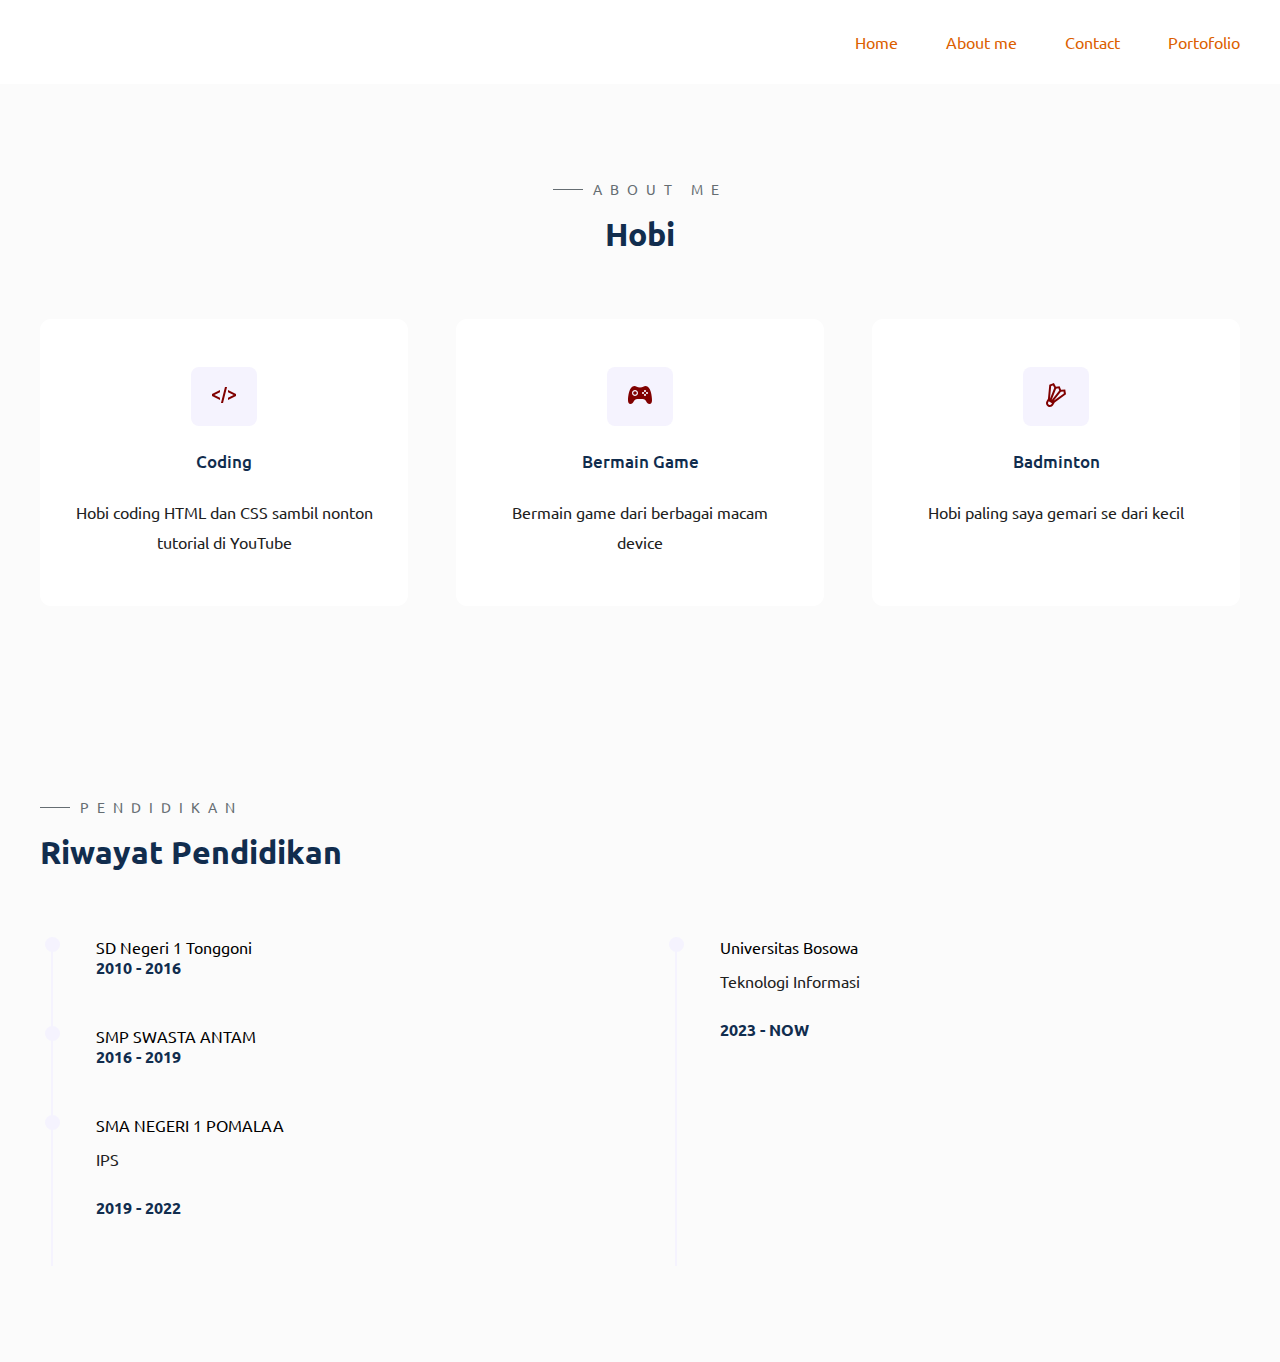
<file: about.html>
<!DOCTYPE html>
<html lang="en">
  <head>
    <meta charset="UTF-8" />
    <meta name="viewport" content="width=device-width, initial-scale=1.0" />
    <title>Achmad Akbar</title>

    <!-- Style -->
    <link rel="stylesheet" href="css/style.css" />

    <!-- Google Fonts -->
    <link rel="preconnect" href="https://fonts.googleapis.com" />
    <link rel="preconnect" href="https://fonts.gstatic.com" crossorigin />
    <link
      href="https://fonts.googleapis.com/css2?family=Ubuntu:ital,wght@0,300;0,400;0,500;0,700;1,400&display=swap"
      rel="stylesheet"
    />
  </head>
  <body>
    <!-- Navbar Start -->
    <div class="main-container">
      <div class="nav">
        <div class="none">
          <h2></h2>
        </div>
        <nav>
          <ul>
            <li><a href="index.html">Home</a></li>
            <li><a href="about.html">About me</a></li>
            <li><a href="kontak.html">Contact</a></li>
            <li><a href="portofolio.html">Portofolio</a></li>
          </ul>
        </nav>

        <div class="burger">
          <div class="line-1"></div>
          <div class="line-2"></div>
          <div class="line-3"></div>
        </div>
      </div>
    </div>
    <!-- Navbar End -->

    <!-- about section -->
    <section id="services">
      <div class="services main-container">
        <h3 class="pre-title">About Me</h3>
        <h1 class="section-title services-title">Hobi</h1>

        <!-- service section -->
        <div class="grid-3">
          <!-- service-1 -->
          <div class="service">
            <div class="service-icon">
              <svg xmlns="http://www.w3.org/2000/svg" width="24" height="24" viewBox="0 0 24 24"><path d="M24 10.935v2.131l-8 3.947v-2.23l5.64-2.783-5.64-2.79v-2.223l8 3.948zm-16 3.848l-5.64-2.783 5.64-2.79v-2.223l-8 3.948v2.131l8 3.947v-2.23zm7.047-10.783h-2.078l-4.011 16h2.073l4.016-16z"/></svg>
            </div>
            <h4>Coding</h4>
            <p>
              Hobi coding HTML dan CSS sambil nonton tutorial di YouTube 
            </p>
          </div>

          <!-- service-2 -->
          <div class="service">
            <div class="service-icon">
              <svg xmlns="http://www.w3.org/2000/svg" width="24" height="24" viewBox="0 0 24 24"><path d="M17.622 3c-1.913 0-2.558 1.382-5.623 1.382-3.009 0-3.746-1.382-5.623-1.382-5.209 0-6.376 10.375-6.376 14.348 0 2.145.817 3.652 2.469 3.652 3.458 0 2.926-5 6.915-5h5.23c3.989 0 3.457 5 6.915 5 1.652 0 2.471-1.506 2.471-3.651 0-3.973-1.169-14.349-6.378-14.349zm-10.622 10c-1.657 0-3-1.343-3-3s1.343-3 3-3 3 1.343 3 3-1.343 3-3 3zm10-6c.552 0 1 .447 1 1 0 .553-.448 1-1 1s-1-.447-1-1c0-.553.448-1 1-1zm-2 4c-.552 0-1-.447-1-1 0-.553.448-1 1-1s1 .447 1 1c0 .553-.448 1-1 1zm2 2c-.552 0-1-.447-1-1 0-.553.448-1 1-1s1 .447 1 1c0 .553-.448 1-1 1zm2-2c-.552 0-1-.447-1-1 0-.553.448-1 1-1s1 .447 1 1c0 .553-.448 1-1 1zm-10.25-1c0 .965-.785 1.75-1.75 1.75s-1.75-.785-1.75-1.75.785-1.75 1.75-1.75 1.75.785 1.75 1.75z"/></svg>
            </div>
            <h4>Bermain Game</h4>
            <p>
              Bermain game dari berbagai macam device
            </p>
          </div>

          <!-- service-3 -->
          <div class="service">
            <div class="service-icon">
              <svg width="24" height="24" xmlns="http://www.w3.org/2000/svg" fill-rule="evenodd" clip-rule="evenodd"><path d="M7.538 21.049c-.502.873-1.711 1.206-2.587.697-.908-.526-1.22-1.696-.696-2.608l.456-.79 3.286 1.903-.459.798zm-.369-17.932l1.83-.657 1.285 2.353-4.326 11.028 1.211-12.724zm8.085 4.372l-7.696 9.755 4.544-11.586 2.268-.293.884 2.124zm4.581 2.967l-10.2 7.386 7.264-9.207 2.643-.059.293 1.88zm2.165.902l-.749-4.82-4.185.094-1.436-3.445-3.694.477-2.001-3.664-4.638 1.664-1.329 13.962-1.448 2.517c-.352.612-.52 1.282-.52 1.943 0 1.351.699 2.667 1.947 3.39.592.343 1.265.524 1.947.524 1.39 0 2.685-.749 3.379-1.955l1.453-2.524 11.274-8.163z"/></svg>
            </div>
            <h4>Badminton</h4>
            <p>
              Hobi paling saya gemari se dari kecil
            </p>
          </div>
        </div>
      </div>
    </section>

    <!-- skill & education -->
    <section id="skills">
      <div class="skills main-container">
        <h3 class="pre-title">Pendidikan</h3>
        <h1 class="section-title">Riwayat Pendidikan</h1>

        <div class="skills-grid">
          <div class="skills-left">
            <!-- education 1 -->
            <div class="education">
              <div class="line">
                <div></div>
              </div>

              <div class="education-info">
                <div class="education-title">SD Negeri 1 Tonggoni</div>
                <h4 class="education-years">2010 - 2016</h4>
              </div>
            </div>

            <!-- education 2 -->
            <div class="education">
              <div class="line">
                <div></div>
              </div>

              <div class="education-info">
                <div class="education-title">SMP SWASTA ANTAM</div>
                <h4 class="education-years">2016 - 2019</h4>
              </div>
            </div>

            <!-- education 3 -->
            <div class="education">
              <div class="line">
                <div></div>
              </div>

              <div class="education-info">
                <div class="education-title">SMA NEGERI 1 POMALAA</div>
                <p>IPS</p>
                <h4 class="education-years">2019 - 2022</h4>
              </div>
            </div>
          </div>

            <!-- education 4 -->
            <div class="education">
              <div class="line">
                <div></div>
              </div>

              <div class="education-info">
                <div class="education-title">Universitas Bosowa</div>
                <p>Teknologi Informasi</p>
                <h4 class="education-years">2023 - NOW</h4>
              </div>
            </div>
          </div>

    <!-- javascript -->
    <script src="js/main.js"></script>
  </body>
</html>
</file>
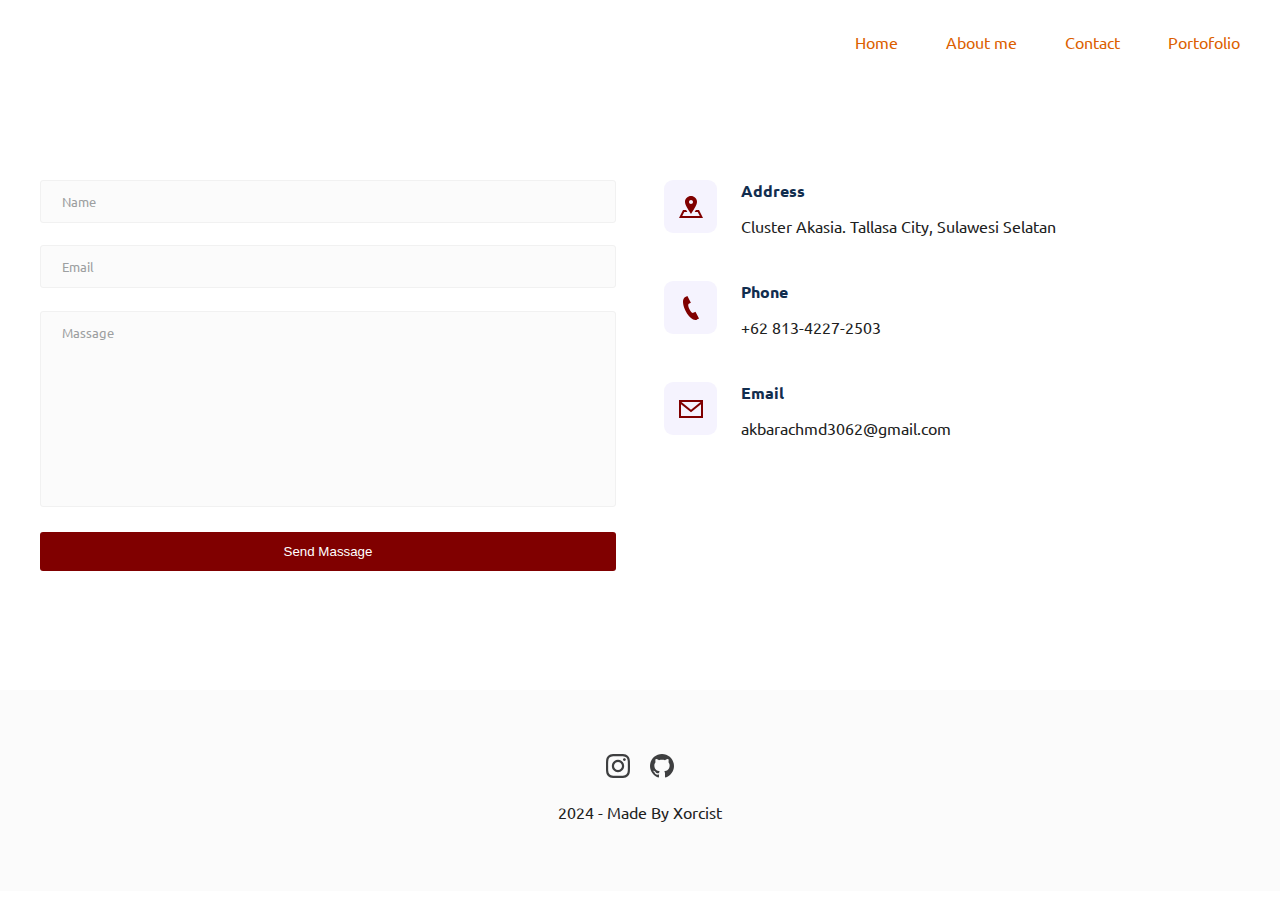
<file: kontak.html>
<!DOCTYPE html>
<html lang="en">
  <head>
    <meta charset="UTF-8" />
    <meta name="viewport" content="width=device-width, initial-scale=1.0" />
    <title>Achmad Akbar</title>

    <!-- Style -->
    <link rel="stylesheet" href="css/style.css" />

    <!-- Google Fonts -->
    <link rel="preconnect" href="https://fonts.googleapis.com" />
    <link rel="preconnect" href="https://fonts.gstatic.com" crossorigin />
    <link
      href="https://fonts.googleapis.com/css2?family=Ubuntu:ital,wght@0,300;0,400;0,500;0,700;1,400&display=swap"
      rel="stylesheet"
    />
  </head>
  <body>
    <!-- Navbar Start -->
    <div class="main-container">
      <div class="nav">
        <div class="none">
          <h2></h2>
        </div>
        <nav>
          <ul>
            <li><a href="index.html">Home</a></li>
            <li><a href="about.html">About me</a></li>
            <li><a href="kontak.html">Contact</a></li>
            <li><a href="portofolio.html">Portofolio</a></li>
          </ul>
        </nav>

        <div class="burger">
          <div class="line-1"></div>
          <div class="line-2"></div>
          <div class="line-3"></div>
        </div>
      </div>
    </div>
    <!-- Navbar End -->

    <!-- contact -->
    <section id="contact">
      <div class="contact main-container">
        <div class="contact-left">
          <form
            class="contact-form"
            action="https://formspree.io/f/mwkgggwb"
            method="post"
          >
            <div>
              <input type="text" placeholder="Name" name="name" />
            </div>
            <div>
              <input type="email" placeholder="Email" name="email" />
            </div>
            <div>
              <textarea
                name="message"
                placeholder="Massage"
                id="message"
                cols="30"
                rows="10"
              ></textarea>
            </div>
            <div>
              <button class="btn-submit">Send Massage</button>
            </div>
          </form>
        </div>
        <div class="contact-right">
          <!-- contact 1 -->
          <div class="contact-item">
            <div class="contact-item-icon">
              <svg
                xmlns="http://www.w3.org/2000/svg"
                width="24"
                height="24"
                viewBox="0 0 24 24"
              >
                <path
                  d="M12 1c-3.148 0-6 2.553-6 5.702 0 3.148 2.602 6.907 6 12.298 3.398-5.391 6-9.15 6-12.298 0-3.149-2.851-5.702-6-5.702zm0 8c-1.105 0-2-.895-2-2s.895-2 2-2 2 .895 2 2-.895 2-2 2zm12 14h-24l4-8h3.135c.385.641.798 1.309 1.232 2h-3.131l-2 4h17.527l-2-4h-3.131c.435-.691.848-1.359 1.232-2h3.136l4 8z"
                />
              </svg>
            </div>
            <div class="contact-item-detail">
              <h4>Address</h4>
              <p>Cluster Akasia. Tallasa City, Sulawesi Selatan</p>
            </div>
          </div>

          <!-- contact 2 -->
          <div class="contact-item">
            <div class="contact-item-icon">
              <svg
                xmlns="http://www.w3.org/2000/svg"
                width="24"
                height="24"
                viewBox="0 0 24 24"
              >
                <path
                  d="M20 22.621l-3.521-6.795c-.008.004-1.974.97-2.064 1.011-2.24 1.086-6.799-7.82-4.609-8.994l2.083-1.026-3.493-6.817-2.106 1.039c-7.202 3.755 4.233 25.982 11.6 22.615.121-.055 2.102-1.029 2.11-1.033z"
                />
              </svg>
            </div>
            <div class="contact-item-detail">
              <h4>Phone</h4>
              <p>+62 813-4227-2503</p>
            </div>
          </div>

          <!-- contact 3 -->
          <div class="contact-item">
            <div class="contact-item-icon">
              <svg
                xmlns="http://www.w3.org/2000/svg"
                width="24"
                height="24"
                viewBox="0 0 24 24"
              >
                <path
                  d="M0 3v18h24v-18h-24zm21.518 2l-9.518 7.713-9.518-7.713h19.036zm-19.518 14v-11.817l10 8.104 10-8.104v11.817h-20z"
                />
              </svg>
            </div>
            <div class="contact-item-detail">
              <h4>Email</h4>
              <p>akbarachmd3062@gmail.com</p>
            </div>
          </div>
        </div>
      </div>
    </section>
    <!-- contact end -->

    <!-- footer -->
    <footer>
      <div class="footer-icons">
        <!-- Instagram svg -->
        <a href="https://www.instagram.com/achmdakbr62/" target="_blank"
          ><svg
            xmlns="http://www.w3.org/2000/svg"
            width="24"
            height="24"
            viewBox="0 0 24 24"
          >
            <path
              d="M12 2.163c3.204 0 3.584.012 4.85.07 3.252.148 4.771 1.691 4.919 4.919.058 1.265.069 1.645.069 4.849 0 3.205-.012 3.584-.069 4.849-.149 3.225-1.664 4.771-4.919 4.919-1.266.058-1.644.07-4.85.07-3.204 0-3.584-.012-4.849-.07-3.26-.149-4.771-1.699-4.919-4.92-.058-1.265-.07-1.644-.07-4.849 0-3.204.013-3.583.07-4.849.149-3.227 1.664-4.771 4.919-4.919 1.266-.057 1.645-.069 4.849-.069zm0-2.163c-3.259 0-3.667.014-4.947.072-4.358.2-6.78 2.618-6.98 6.98-.059 1.281-.073 1.689-.073 4.948 0 3.259.014 3.668.072 4.948.2 4.358 2.618 6.78 6.98 6.98 1.281.058 1.689.072 4.948.072 3.259 0 3.668-.014 4.948-.072 4.354-.2 6.782-2.618 6.979-6.98.059-1.28.073-1.689.073-4.948 0-3.259-.014-3.667-.072-4.947-.196-4.354-2.617-6.78-6.979-6.98-1.281-.059-1.69-.073-4.949-.073zm0 5.838c-3.403 0-6.162 2.759-6.162 6.162s2.759 6.163 6.162 6.163 6.162-2.759 6.162-6.163c0-3.403-2.759-6.162-6.162-6.162zm0 10.162c-2.209 0-4-1.79-4-4 0-2.209 1.791-4 4-4s4 1.791 4 4c0 2.21-1.791 4-4 4zm6.406-11.845c-.796 0-1.441.645-1.441 1.44s.645 1.44 1.441 1.44c.795 0 1.439-.645 1.439-1.44s-.644-1.44-1.439-1.44z"
            />
          </svg>
        </a>
        <!-- github svg -->
        <a href="https://github.com/AchmdAkbr" target="_blank">
          <svg
            xmlns="http://www.w3.org/2000/svg"
            width="24"
            height="24"
            viewBox="0 0 24 24"
          >
            <path
              d="M12 0c-6.626 0-12 5.373-12 12 0 5.302 3.438 9.8 8.207 11.387.599.111.793-.261.793-.577v-2.234c-3.338.726-4.033-1.416-4.033-1.416-.546-1.387-1.333-1.756-1.333-1.756-1.089-.745.083-.729.083-.729 1.205.084 1.839 1.237 1.839 1.237 1.07 1.834 2.807 1.304 3.492.997.107-.775.418-1.305.762-1.604-2.665-.305-5.467-1.334-5.467-5.931 0-1.311.469-2.381 1.236-3.221-.124-.303-.535-1.524.117-3.176 0 0 1.008-.322 3.301 1.23.957-.266 1.983-.399 3.003-.404 1.02.005 2.047.138 3.006.404 2.291-1.552 3.297-1.23 3.297-1.23.653 1.653.242 2.874.118 3.176.77.84 1.235 1.911 1.235 3.221 0 4.609-2.807 5.624-5.479 5.921.43.372.823 1.102.823 2.222v3.293c0 .319.192.694.801.576 4.765-1.589 8.199-6.086 8.199-11.386 0-6.627-5.373-12-12-12z"
            />
          </svg>
        </a>
      </div>
      <p> 2024 - Made By Xorcist</p>
    </footer>
    <!-- footer -->

    <!-- javascript -->
    <script src="js/main.js"></script>
  </body>
</html>
</file>
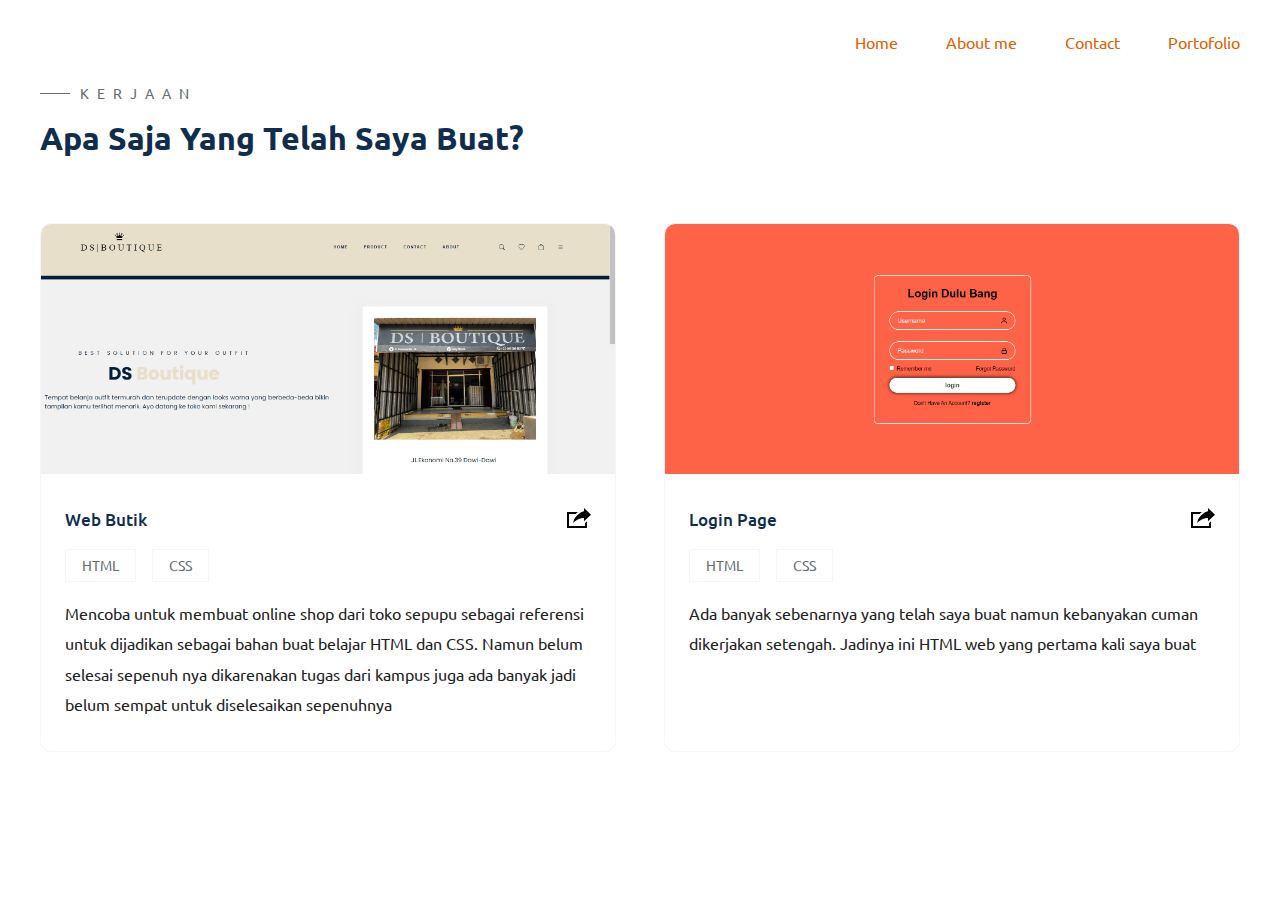
<file: portofolio.html>
<!DOCTYPE html>
<html lang="en">
  <head>
    <meta charset="UTF-8" />
    <meta name="viewport" content="width=device-width, initial-scale=1.0" />
    <title>Achmad Akbar</title>

    <!-- Style -->
    <link rel="stylesheet" href="css/style.css" />

    <!-- Google Fonts -->
    <link rel="preconnect" href="https://fonts.googleapis.com" />
    <link rel="preconnect" href="https://fonts.gstatic.com" crossorigin />
    <link
      href="https://fonts.googleapis.com/css2?family=Ubuntu:ital,wght@0,300;0,400;0,500;0,700;1,400&display=swap"
      rel="stylesheet"
    />
  </head>
  <body>
    <!-- Navbar Start -->
    <div class="main-container">
      <div class="nav">
        <div class="none">
          <h2></h2>
        </div>
        <nav>
          <ul>
            <li><a href="index.html">Home</a></li>
            <li><a href="about.html">About me</a></li>
            <li><a href="kontak.html">Contact</a></li>
            <li><a href="portofolio.html">Portofolio</a></li>
          </ul>
        </nav>

        <div class="burger">
          <div class="line-1"></div>
          <div class="line-2"></div>
          <div class="line-3"></div>
        </div>
      </div>
    </div>
    <!-- Navbar End -->

    <!-- portofolio section -->
    <section id="portofilios">
      <div class="portofolios main-container">
        <h3 class="pre-title">Kerjaan</h3>
        <h1 class="section-title">Apa Saja Yang Telah Saya Buat?</h1>

        <div class="grid-3">
          <!-- portofolio 1 -->
          <div class="portofolio">
            <div class="portofolio-cover">
              <img src="DSB.png" alt="portofolio 1" />
            </div>

            <div class="portofolio-info">
              <div class="portofolio-title">
                <h4>Web Butik</h4>
                <a href="/" class="portofolio-link"
                  ><svg
                    xmlns="http://www.w3.org/2000/svg"
                    width="24"
                    height="24"
                    viewBox="0 0 24 24"
                  >
                    <path
                      d="M6 17c2.269-9.881 11-11.667 11-11.667v-3.333l7 6.637-7 6.696v-3.333s-6.17-.171-11 5zm12 .145v2.855h-16v-12h6.598c.768-.787 1.561-1.449 2.339-2h-10.937v16h20v-6.769l-2 1.914z"
                    />
                  </svg>
                </a>
              </div>

              <div class="portofolio-tags">
                <div>HTML</div>
                <div>CSS</div>
              </div>

              <p>
                Mencoba untuk membuat online shop dari toko sepupu sebagai referensi untuk dijadikan sebagai bahan buat belajar HTML dan CSS. Namun belum selesai sepenuh nya dikarenakan tugas dari kampus juga ada banyak jadi belum sempat untuk diselesaikan sepenuhnya
              </p>
            </div>
          </div>

          <!-- portofolio 2 -->
          <div class="portofolio">
            <div class="portofolio-cover">
              <img src="login page.png" alt="portofolio 1" />
            </div>

            <div class="portofolio-info">
              <div class="portofolio-title">
                <h4>Login Page</h4>
                <a href="/" class="portofolio-link"
                  ><svg
                    xmlns="http://www.w3.org/2000/svg"
                    width="24"
                    height="24"
                    viewBox="0 0 24 24"
                  >
                    <path
                      d="M6 17c2.269-9.881 11-11.667 11-11.667v-3.333l7 6.637-7 6.696v-3.333s-6.17-.171-11 5zm12 .145v2.855h-16v-12h6.598c.768-.787 1.561-1.449 2.339-2h-10.937v16h20v-6.769l-2 1.914z"
                    />
                  </svg>
                </a>
              </div>

              <div class="portofolio-tags">
                <div>HTML</div>
                <div>CSS</div>
              </div>

              <p>
                Ada banyak sebenarnya yang telah saya buat namun kebanyakan cuman dikerjakan setengah. Jadinya ini HTML web yang pertama kali saya buat  
              </p>
            </div>
          </div>
        </div>
      </div>
    </section>

    <!-- javascript -->
    <script src="js/main.js"></script>
  </body>
</html>
</file>
<file: css/style.css>
* {
  margin: 0;
  padding: 0;
  box-sizing: border-box;
}

:root {
  --primaryTextColour: #232e25;
  --secondaryTextColour: #656d72;
  --navyColour: #041e3a;
  --maroonColour: maroon;

  --primaryBackground: #fff;
  --secondaryBackground: #fbfbfb;
  --thirdBackground: #f5f3fe;

  --sectionPadding: 6rem 0;

  --itemBorderRadius: 0.7rem;
}

body {
  margin: 0;
  padding: 0;
  font-family: "Ubuntu", sans-serif, Arial, Helvetica;
}

h1,
h2,
h3,
h4,
h5,
h6 strong {
  color: #112d4e;
}

p {
  font-size: 1rem;
  line-height: 1.9rem;
}

p,
span,
label,
input,
textarea,
li {
  color: #212121;
}

a {
  text-decoration: none;
}

/* navbar */
.main-container {
  width: 1200px;
  margin: 0 auto;
}

.nav {
  display: flex;
  justify-content: space-between;
  padding: 2rem 0;
}

.nav ul {
  list-style: none;
  display: flex;
  gap: 3rem;
}

.nav ul li {
  display: flex;
  align-items: center;
}

.nav ul li a {
  color: #dc5f00;
}

.nav ul li a:hover {
  color: #1a2130;
}

.burger {
  display: none;
  z-index: 99;
  position: fixed;
  top: 33px;
  right: 35px;
}

.burger div {
  width: 25px;
  height: 2px;
  background-color: var(--primaryTextColour);
  margin: 7px;
  transition: all 0.3s;
  z-index: 99;
}

/* Hero Section */
#hero {
  height: 720px;
  display: grid;
  grid-template-columns: 1fr 1fr;
  align-items: center;
}

.hero-name {
  font-size: 2rem;
  font-weight: 700;
  margin: 0.5 0 1rem;
}

.hero-name span {
  color: #dc5f00;
}

.hero-right {
  display: flex;
  justify-content: center;
}

.hero-right img {
  height: 70%;
  width: 70%;
  box-shadow: 0px 1px 9px 8px #eee;
  padding: 17px;
  box-sizing: border-box;
  margin: 0 0 30px;
}

/* titles */
.pre-title {
  text-transform: uppercase;
  letter-spacing: 0.5rem;
  color: var(--secondaryTextColour);
  position: relative;
  padding-left: 40px;
  width: fit-content;
  font-weight: 400;
  font-size: 0.9rem;
}

.pre-title::before {
  content: "";
  width: 30px;
  height: 1px;
  background: var(--secondaryTextColour);
  position: absolute;
  display: block;
  left: 0;
  top: 50%;
}

/* about section */
#services {
  background-color: var(--secondaryBackground);
  padding: var(--sectionPadding);
}

.services .pre-title {
  margin: 0 auto;
}

.services-title {
  text-align: center;
}

.section-title {
  margin: 1rem 0 4rem;
  font-size: 2rem;
}

.service {
  padding: 3rem 2rem;
  text-align: center;
  background-color: var(--primaryBackground);
  border-radius: var(--itemBorderRadius);
  transition-duration: 200ms;
  transition-property: all;
}

.service:hover {
  scale: 1rem;
  transform: translateY(-2rem);
}

.service h4 {
  margin: 1.5rem 0;
  font-weight: 500;
  font-size: 1.05rem;
}

.service-icon {
  background-color: var(--thirdBackground);
  width: fit-content;
  margin: 0 auto;
  padding: 1rem 1.3rem;
  border-radius: 0.5rem;
}

.service svg {
  fill: var(--maroonColour);
  transition-duration: 200ms;
  transition-property: all;
}

/* portofolio section */
#portofolios {
  padding: var(--sectionPadding);
}

.portofolio {
  border-radius: var(--itemBorderRadius);
  overflow: hidden;
  border: 1px solid var(--thirdBackground);
}

.portofolio-cover {
  height: 250px;
}

.portofolio-cover img {
  height: 100%;
  width: 100%;
  object-fit: cover;
}

.portofolio-info {
  padding: 2rem 1.5rem;
}

.portofolio-title {
  display: flex;
  justify-content: space-between;
  align-items: center;
  gap: 1rem;
}

.portofolio h4 {
  font-weight: 500;
  font-size: 1.05rem;
}

.portofolio-title a svg {
  transition: 0.2s ease-in-out;
}

.portofolio-title a svg:hover {
  fill: var(--maroonColour);
}

.portofolio-tags {
  display: flex;
  gap: 1rem;
  margin: 1rem 0;
}

.portofolio-tags div {
  font-size: 0.9rem;
  border: 1px solid var(--thirdBackground);
  padding: 0.4rem 1rem;
  color: var(--secondaryTextColour);
}

/* skills & education */
#skills {
  padding: var(--sectionPadding);
  background-color: var(--secondaryBackground);
}

.skills-grid {
  display: grid;
  grid-template-columns: repeat(auto-fit, minmax(350px, 1fr));
  gap: 3rem;
}

.education {
  display: flex;
  gap: 2rem;
}

.education .line {
  padding: 0 0.7rem;
}

.education .line div {
  width: 2px;
  height: 100%;
  background-color: var(--thirdBackground);
  position: relative;
}

.education-info p {
  margin: 0.6rem 0 1.4rem;
}

.education-years {
  margin-bottom: 3rem;
}

/* contact section */
#contact {
  padding: var(--sectionPadding);
}

.contact {
  display: grid;
  grid-template-columns: repeat(auto-fit, minmax(350px, 1fr));
  gap: 3rem;
}

.contact-form div {
  margin-bottom: 1.4rem;
}

.contact-form input,
.contact-form textarea {
  width: 100%;
  padding: 0.75rem 1.3rem;
  font-family: "ubuntu", sans-serif;
  background: var(--secondaryBackground);
  border: 1px solid #f1f1f1;
  border-radius: 3px;
  resize: none;
}

.contact-form input::placeholder,
.contact-form textarea::placeholder {
  color: #9d9fa1;
}

.contact-form input:focus,
.contact-form textarea:focus {
  border: 1px solid #7d7d7d;
  outline: none;
}

.btn-submit {
  width: 100%;
  padding: 0.75rem 1.3rem;
  background-color: var(--maroonColour);
  color: #fff;
  border: none;
  border-radius: 3px;
  cursor: pointer;
  transition: 0.2s ease-in-out;
}

.btn-submit:hover {
  background: rgb(99, 0, 0);
}

.contact-item {
  display: flex;
  gap: 1.5rem;
  margin-bottom: 2.5rem;
}

.contact-item-icon {
  background: var(--thirdBackground);
  width: 53px;
  height: 53px;
  border-radius: 9px;
  display: flex;
  justify-content: center;
  align-items: center;
}

.contact-item-icon svg {
  fill: var(--maroonColour);
}

.contact-item-detail h4 {
  margin-bottom: 0.6rem;
}

/* footer */
footer {
  padding: 4rem 0;
  background: var(--secondaryBackground);
  text-align: center;
}

.footer-icons {
  margin-bottom: 1rem;
}

.footer-icons a {
  margin: 0 0.5rem;
}

.footer-icons svg {
  fill: #3e3f40;
  transition-duration: 200ms;
  transition-property: all;
}

.footer-icons a:hover svg {
  fill: var(--maroonColour);
  scale: 1.2;
  transform: translateY(-0.5rem);
}

/* dot on line */
.education .line div:before {
  content: "";
  width: 15px;
  height: 15px;
  background: var(--thirdBackground);
  border-radius: 50%;
  position: absolute;
  left: -6px;
}

/* layout */
.grid-3 {
  display: grid;
  grid-template-columns: repeat(auto-fit, minmax(250px, 1fr));
  gap: 3rem;
}

/* media */
@media screen and (max-width: 1200px) {
  .main-container {
    width: 90%;
  }
}

@media screen and (max-width: 1000px) {
  p {
    font-size: 0.9rem;
    line-height: 1.8rem;
  }

  .grid-3 {
    gap: 1rem;
  }

  .skills-right ul li {
    font-size: 0.9rem;
  }
}

@media screen and (max-width: 825px) {
  /* burger */
  .burger {
    display: block;
    cursor: pointer;
  }

  .toggle-burger .line-1 {
    transform: rotate(-45deg) translate(-5px, 7px);
  }

  .toggle-burger .line-2 {
    opacity: 0;
  }

  .toggle-burger .line-3 {
    transform: rotate(45deg) translate(-5px, -7px);
  }

  /* navbar */
  nav {
    position: fixed;
    width: 50%;
    right: 0;
    top: 0;
    height: 100vh;
    flex-direction: column;
    background-color: var(--primaryBackground);
    border-left: 1px solid #f1f1f1;
    z-index: 9;
    transform: translateX(100%);
    transition: 0.3s ease-in-out;
  }

  nav ul {
    height: 100vh;
    align-items: center;
    flex-direction: column;
    justify-content: center;
  }

  .nav-active {
    transform: translateX(0);
  }

  :root {
    --sectionPadding: 4rem 0;
  }

  .section-title {
    font-size: 1.6rem;
    margin: 0.6rem 0 2.5rem;
  }

  .pre-title {
    font-size: 0.8rem;
  }

  /* hero section */
  #hero {
    grid-template-columns: 1fr;
    height: fit-content;
  }

  .hero-right {
    order: -1;
  }

  .hero-right img {
    width: 70%;
  }

  .hero-left {
    text-align: center;
    padding-bottom: 5rem;
  }

  .hero-left .pre-title {
    margin: 0 auto;
  }

  .hero-name {
    font-size: 2.3rem;
    margin-bottom: 0.5rem;
  }

  /* skills section */
  .skills-grid {
    gap: 1rem;
  }

  /* footer section */
  footer {
    padding: 2rem 0;
  }
}

@media screen and (max-width: 640px) {
  /* titles */
  .section-title {
    font-size: 1.3rem;
  }

  .pre-title {
    font-size: 0.7rem;
  }
}
</file>
